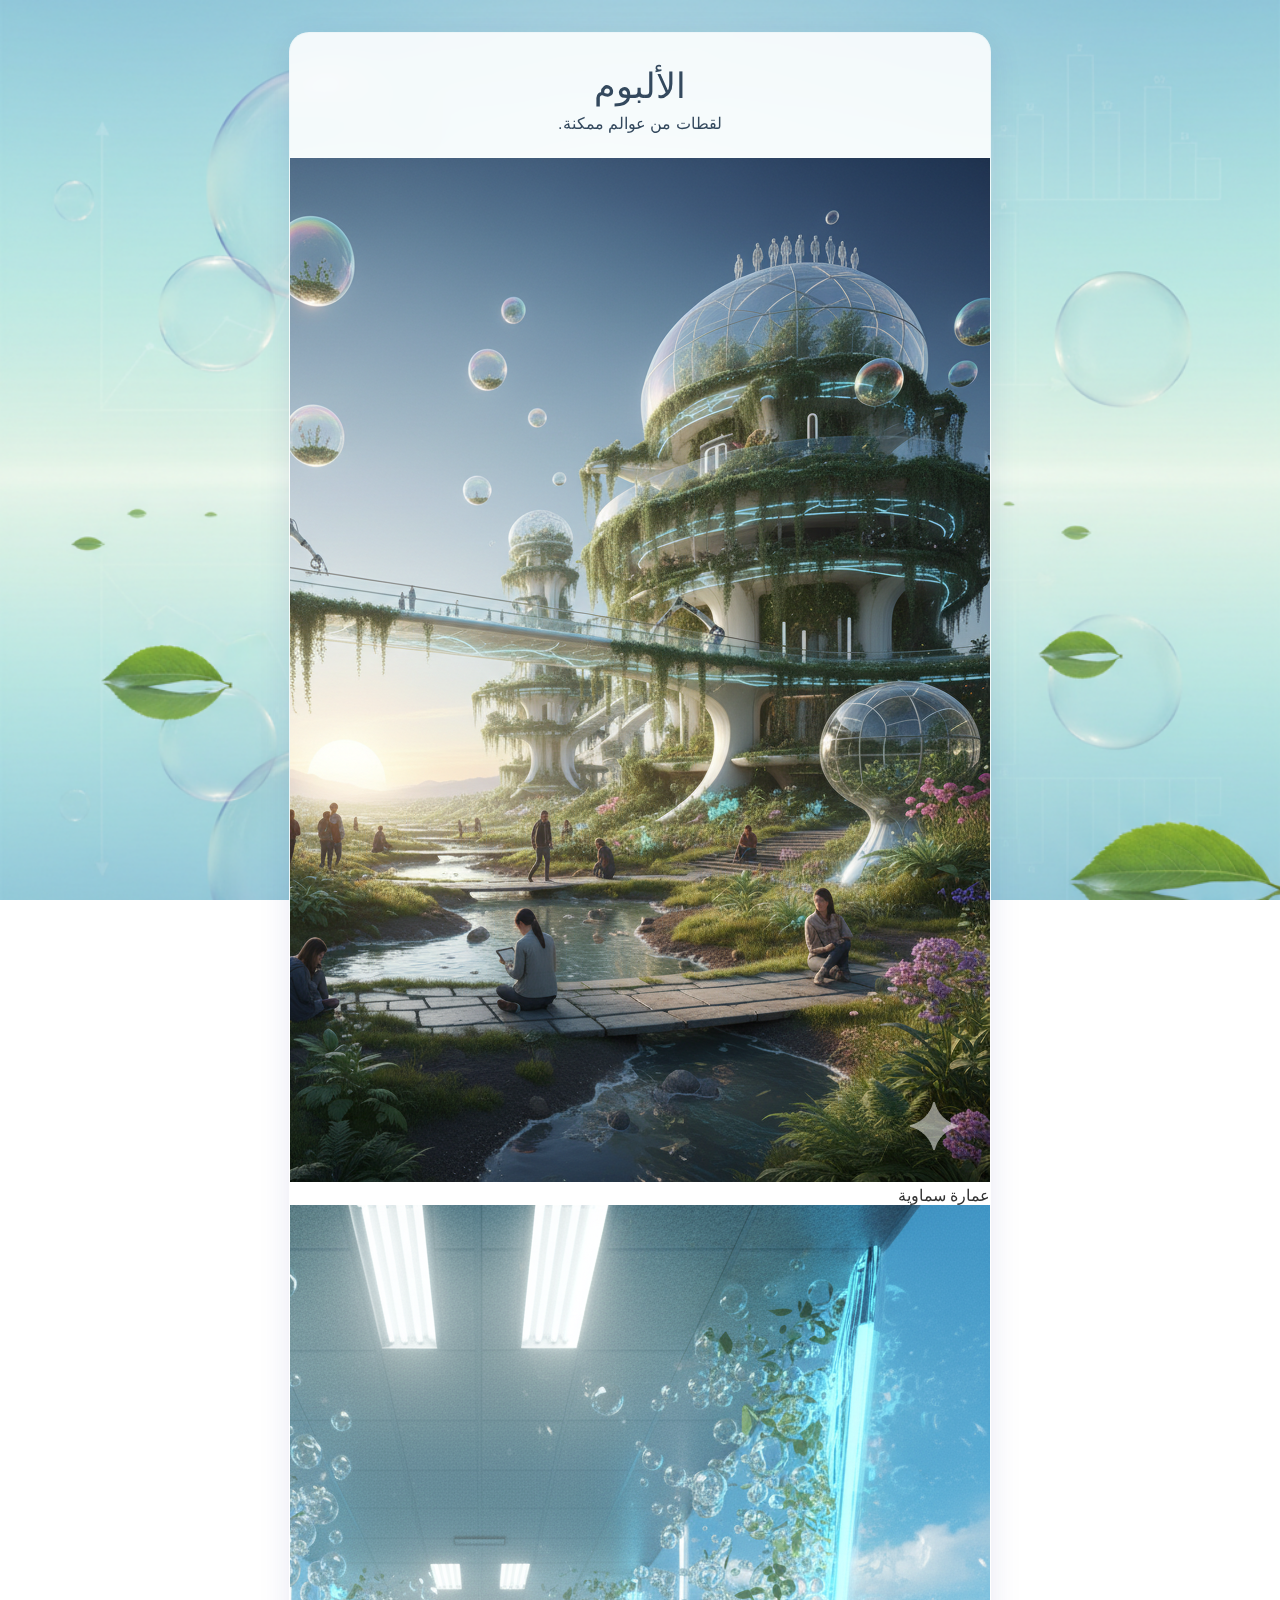
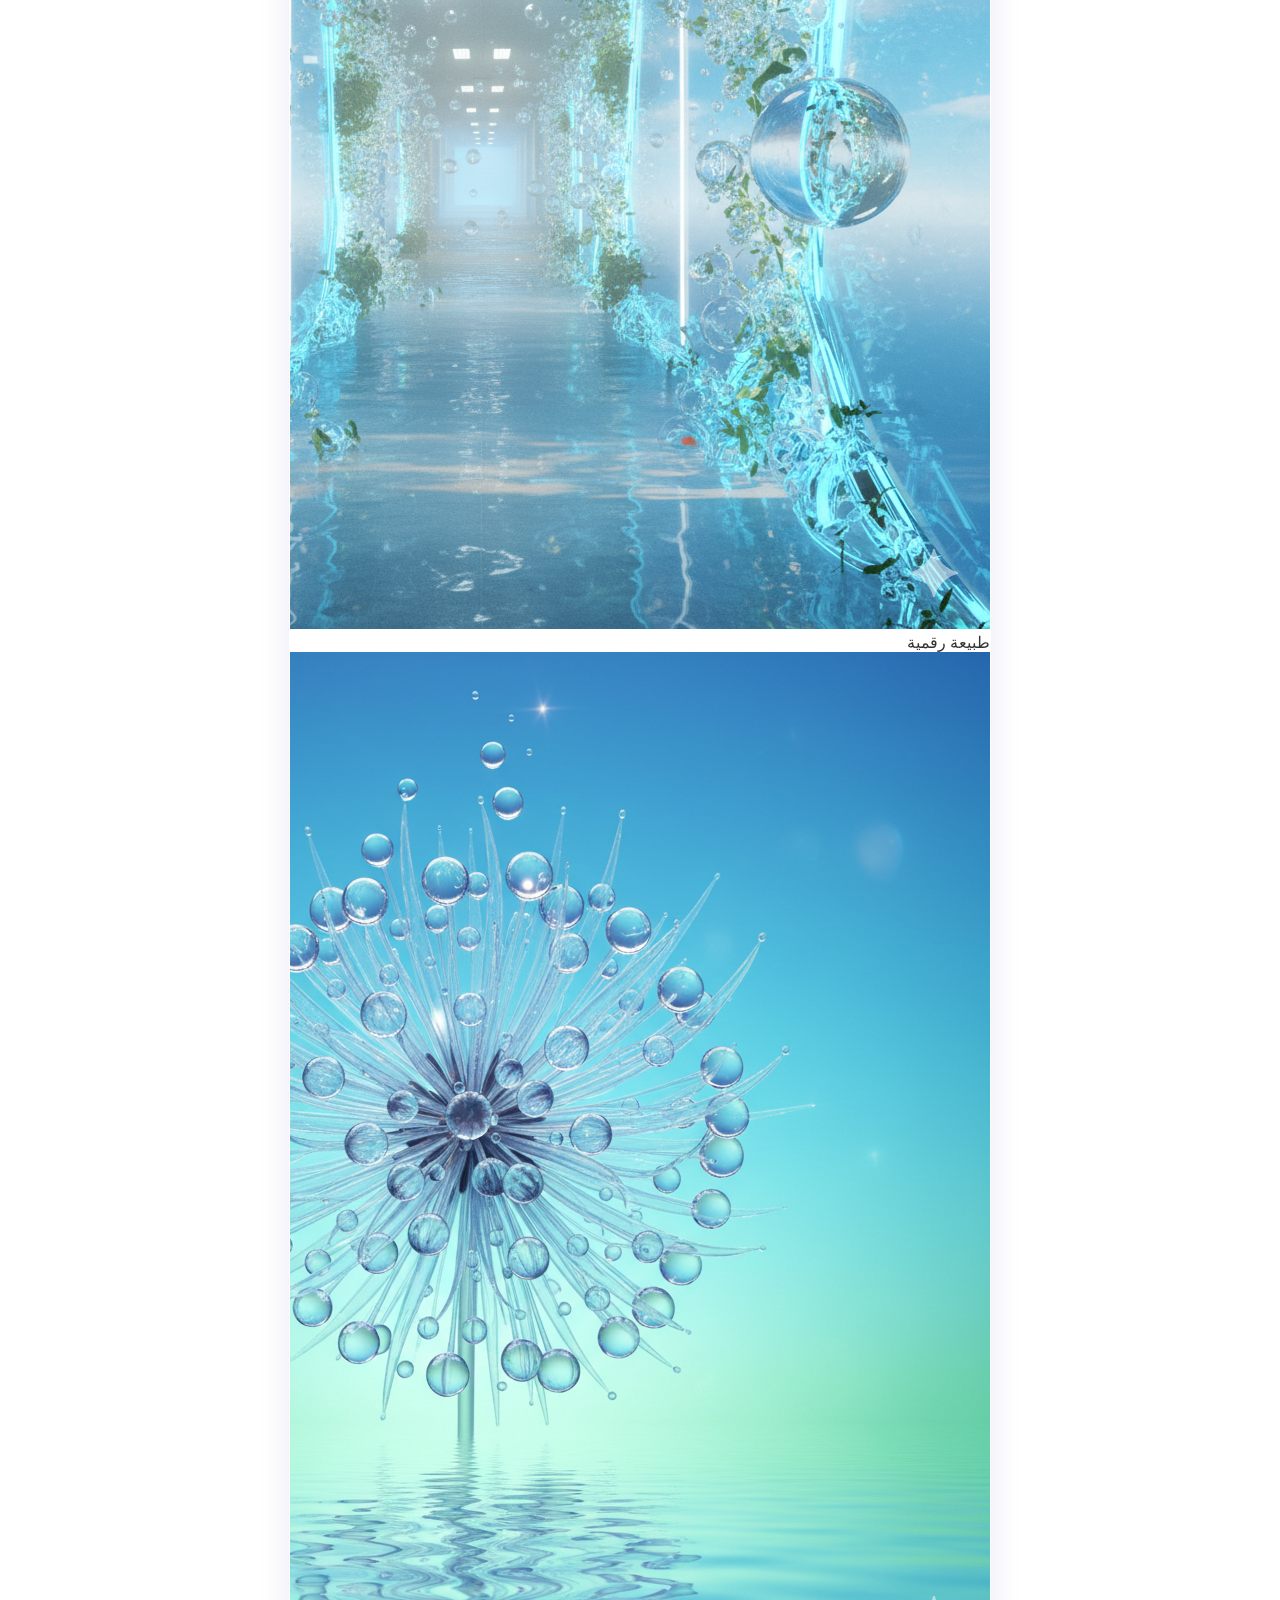
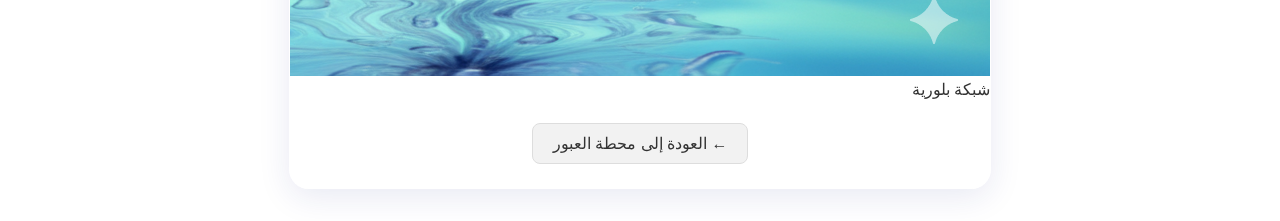
<file: gallery.html>
<!DOCTYPE html>
<html lang="ar" dir="rtl">
<head>
    <meta charset="UTF-8">
    <meta name="viewport" content="width=device-width, initial-scale=1.0">
    <title>ألبوم الصور الإيروليمينالية</title>
    <link rel="stylesheet" href="style.css">
</head>
<body>

    <div class="main-container">
        <header>
            <h1 class="subpage-header">الألبوم</h1>
            <p>لقطات من عوالم ممكنة.</p>
        </header>

        <!-- شبكة الصور -->
        <div class="gallery-grid">
            <div class="gallery-item">
                <img src="images/gallery/gallery_image_1.png" alt="مشهد معماري إيروليمينالي">
                <div class="image-caption">عمارة سماوية</div>
            </div>
            <div class="gallery-item">
                <img src="images/gallery/gallery_image_2.png" alt="طبيعة رقمية إيروليمينالية">
                <div class="image-caption">طبيعة رقمية</div>
            </div>
            <div class="gallery-item">
                <img src="images/gallery/gallery_image_3.png" alt="مفهوم مجرد إيروليمينالي">
                <div class="image-caption">شبكة بلورية</div>
            </div>
            
            <!-- أضف المزيد من الصور هنا بنفس النمط -->
            <!--
            <div class="gallery-item">
                <img src="images/gallery/your-new-image.png" alt="وصف الصورة">
                <div class="image-caption">عنوان الصورة</div>
            </div>
            -->
        </div>

        <!-- زر العودة إلى الصفحة الرئيسية -->
        <footer class="subpage-footer">
            <a href="index.html" class="back-button">← العودة إلى محطة العبور</a>
        </footer>
    </div>

</body>
</html>
</file>
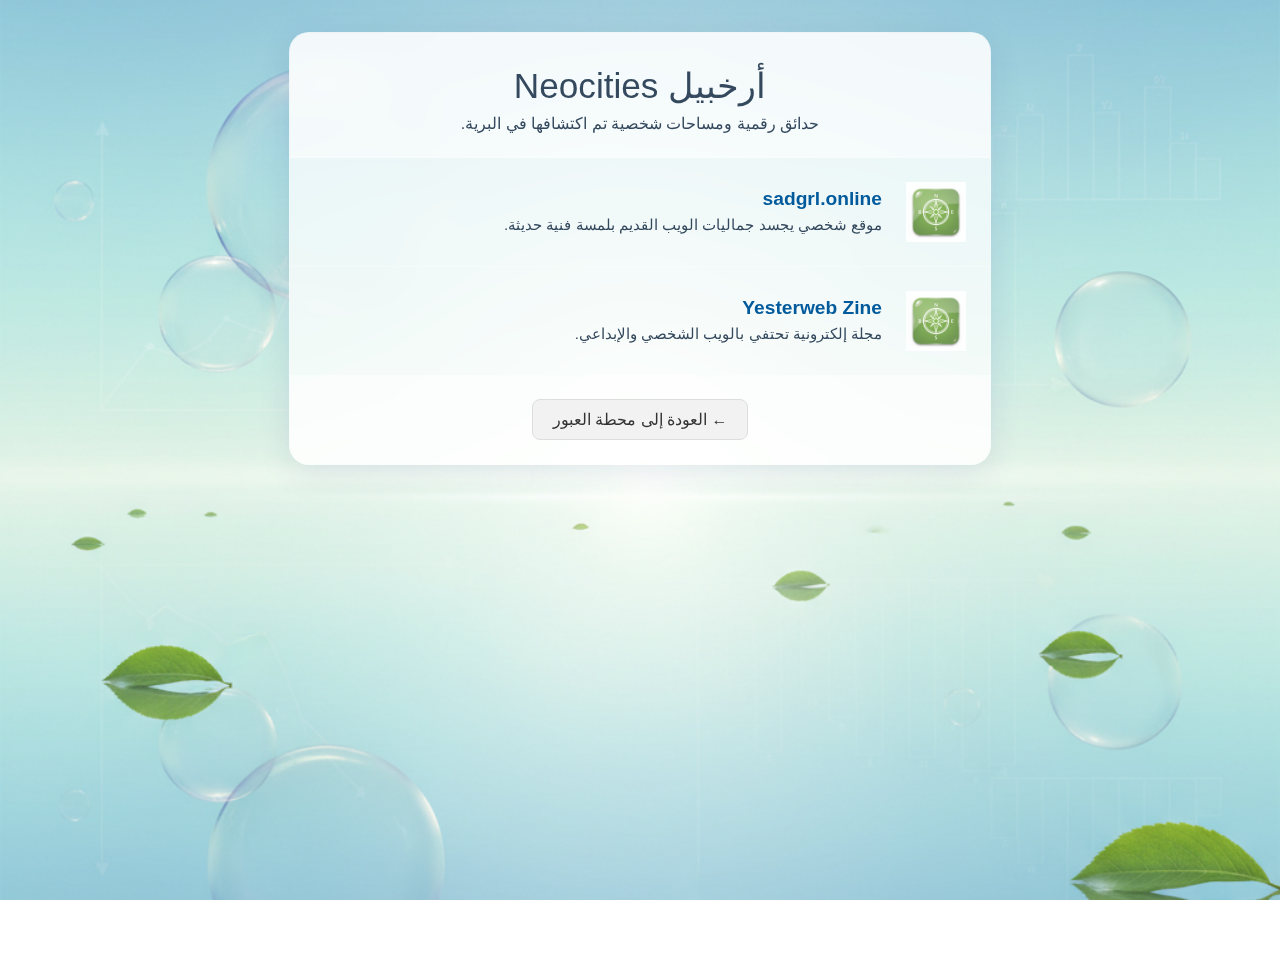
<file: neocities_discoveries.html>
<!DOCTYPE html>
<html lang="ar" dir="rtl">
<head>
    <meta charset="UTF-8">
    <meta name="viewport" content="width=device-width, initial-scale=1.0">
    <title>اكتشافات Neocities</title>
    <link rel="stylesheet" href="style.css">
</head>
<body>

    <div class="main-container">
        <header>
            <!-- أضفنا فئة "subpage-header" لتمييزها في CSS -->
            <h1 class="subpage-header">أرخبيل Neocities</h1>
            <p>حدائق رقمية ومساحات شخصية تم اكتشافها في البرية.</p>
        </header>

        <nav class="link-list">
            <ul>
                <!-- مثال لموقع مكتشف -->
                <li>
                    <a href="https://sadgrl.online/" target="_blank">
                        <!-- يمكن استخدام نفس الأيقونة أو تصميم أيقونات جديدة -->
                        <img src="images/icon-hub.png" alt="أيقونة الاستكشاف" class="icon">
                        <div class="link-text">
                            <h3>sadgrl.online</h3>
                            <p>موقع شخصي يجسد جماليات الويب القديم بلمسة فنية حديثة.</p>
                        </div>
                    </a>
                </li>

                <!-- مثال آخر -->
                <li>
                    <a href="https://yesterweb.org/zine/" target="_blank">
                        <img src="images/icon-hub.png" alt="أيقونة الاستكشاف" class="icon">
                        <div class="link-text">
                            <h3>Yesterweb Zine</h3>
                            <p>مجلة إلكترونية تحتفي بالويب الشخصي والإبداعي.</p>
                        </div>
                    </a>
                </li>

                <!--
                -->

            </ul>
        </nav>

        <!-- زر العودة إلى الصفحة الرئيسية -->
        <footer class="subpage-footer">
            <a href="index.html" class="back-button">← العودة إلى محطة العبور</a>
        </footer>
    </div>

</body>
</html>
</file>
<file: style.css>
/* --- الإعدادات الأساسية --- */
body {
    font-family: 'Tahoma', 'Geneva', sans-serif;
    margin: 0;
    padding: 2rem;
    background-image: url('images/background.png');
    background-size: cover;
    background-position: center;
    background-attachment: fixed;
    display: flex;
    justify-content: center;
    align-items: flex-start;
    min-height: 100vh;
    color: #333;
}

/* --- الحاوية الرئيسية --- */
.main-container {
    width: 100%;
    max-width: 700px;
    background: rgba(255, 255, 255, 0.75);
    border-radius: 20px;
    box-shadow: 0 8px 32px 0 rgba(31, 38, 135, 0.1);
    backdrop-filter: blur(15px);
    -webkit-backdrop-filter: blur(15px);
    border: 1px solid rgba(255, 255, 255, 0.2);
    overflow: hidden;
}

header {
    text-align: center;
    padding: 2rem 1.5rem 1.5rem 1.5rem;
    background: rgba(255, 255, 255, 0.5);
    border-bottom: 1px solid rgba(255, 255, 255, 0.3);
}

header h1 {
    margin: 0;
    font-size: 2.5rem;
    font-weight: normal;
    color: #005a9c; /* أزرق داكن مستوحى من Frutiger Aero */
}

header p {
    margin: 0.5rem 0 0 0;
    color: #34495e;
}

/* --- قائمة الروابط --- */
.link-list ul {
    list-style: none;
    margin: 0;
    padding: 0;
}

.link-list li {
    border-bottom: 1px solid rgba(255, 255, 255, 0.3);
}

.link-list li:last-child {
    border-bottom: none;
}

.link-list a {
    display: flex;
    align-items: center;
    padding: 1.5rem;
    text-decoration: none;
    color: inherit;
    transition: background-color 0.3s ease;
}

.link-list a:hover {
    background-color: rgba(255, 255, 255, 0.5);
}

.icon {
    width: 60px;
    height: 60px;
    margin-left: 1.5rem; /* في العربي، margin-left يعطي مسافة على اليمين */
    flex-shrink: 0;
}

.link-text h3 {
    margin: 0 0 0.25rem 0;
    font-size: 1.2rem;
    font-weight: 600;
    color: #005a9c;
}

.link-text p {
    margin: 0;
    font-size: 0.95rem;
    line-height: 1.5;
    color: #34495e;
}
/* --- تنسيقات إضافية للصفحات الفرعية --- */

/* تصغير حجم العنوان في الصفحات الفرعية قليلاً */
.subpage-header {
    font-size: 2.2rem;
    color: #34495e;
}

/* تنسيق تذييل الصفحة الفرعية وزر العودة */
.subpage-footer {
    padding: 1.5rem;
    text-align: center;
    background: rgba(255, 255, 255, 0.5);
}

.back-button {
    display: inline-block;
    padding: 10px 20px;
    background-color: #f2f2f2;
    color: #333;
    text-decoration: none;
    border-radius: 8px;
    font-weight: 500;
    transition: background-color 0.3s ease, transform 0.2s ease;
    border: 1px solid #ddd;
}

.back-button:hover {
    background-color: #e9e9e9;
    transform: translateY(-1px);
}
</file>
